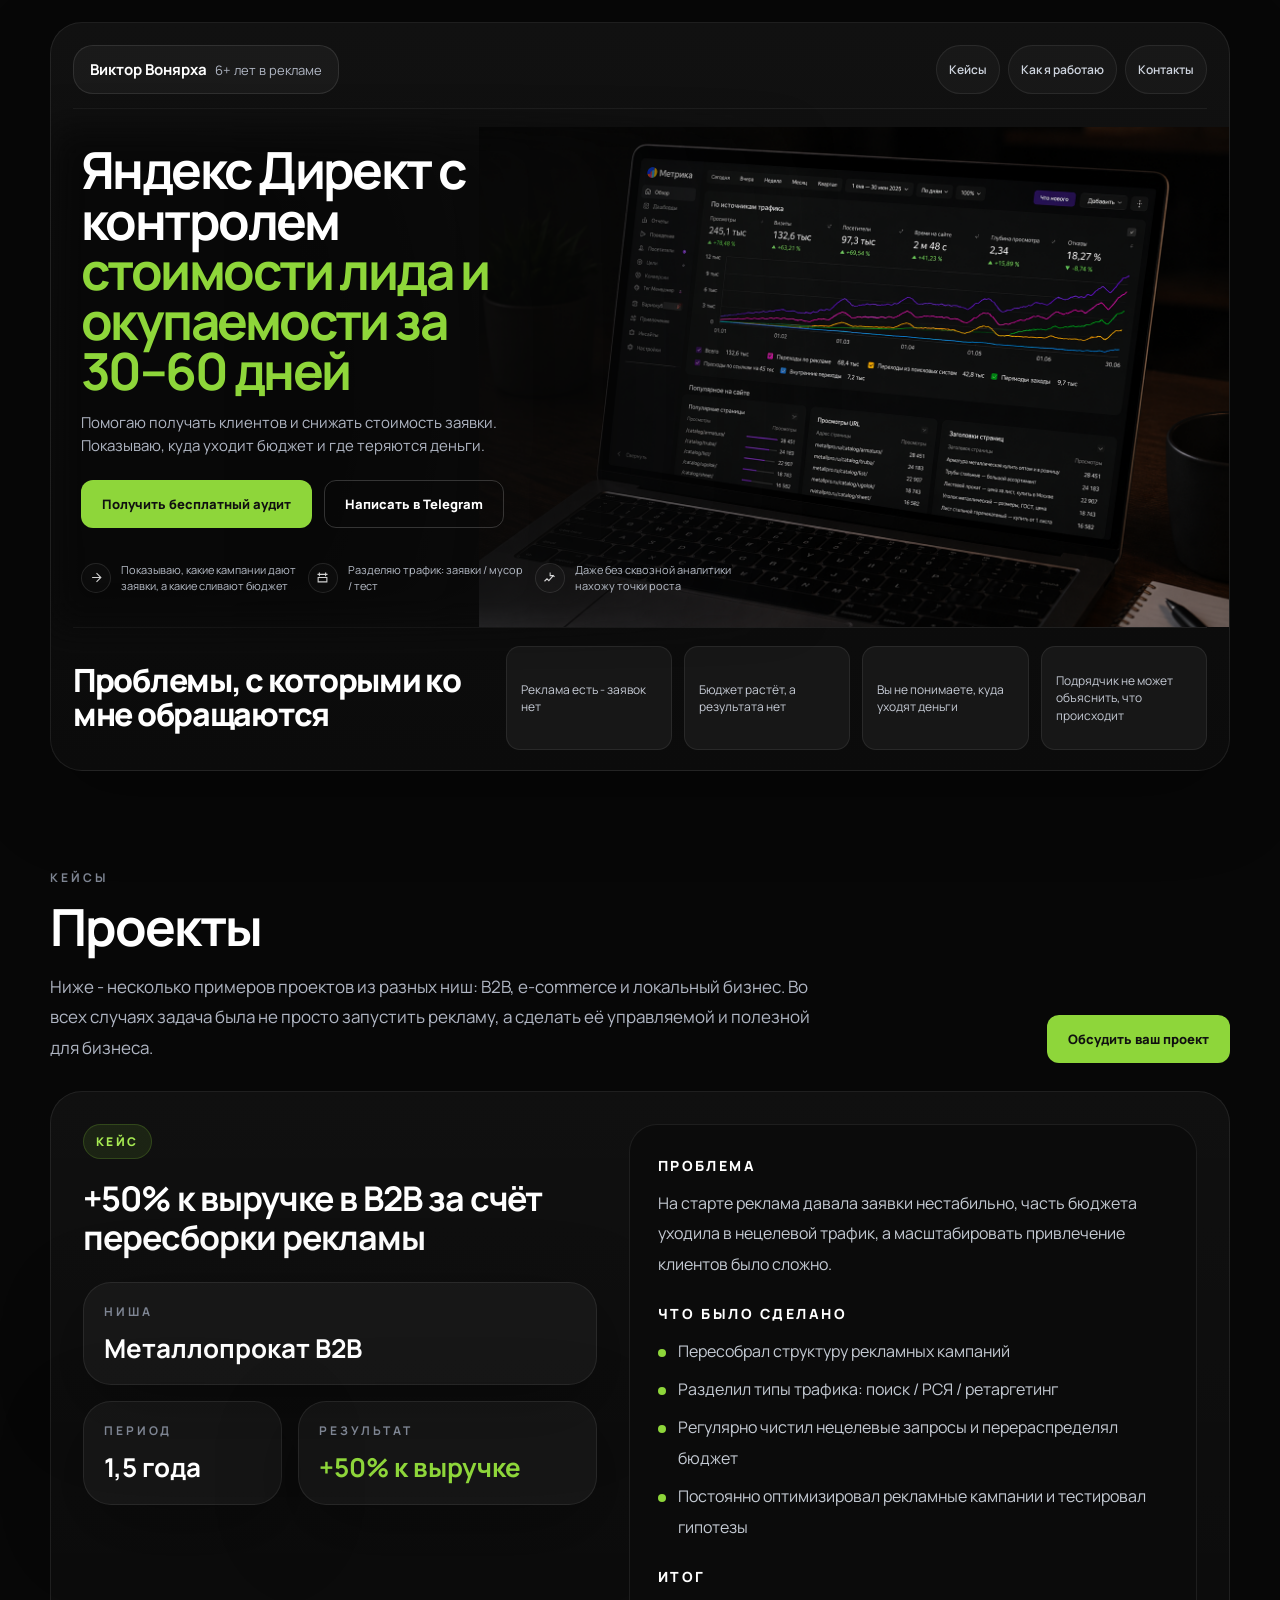
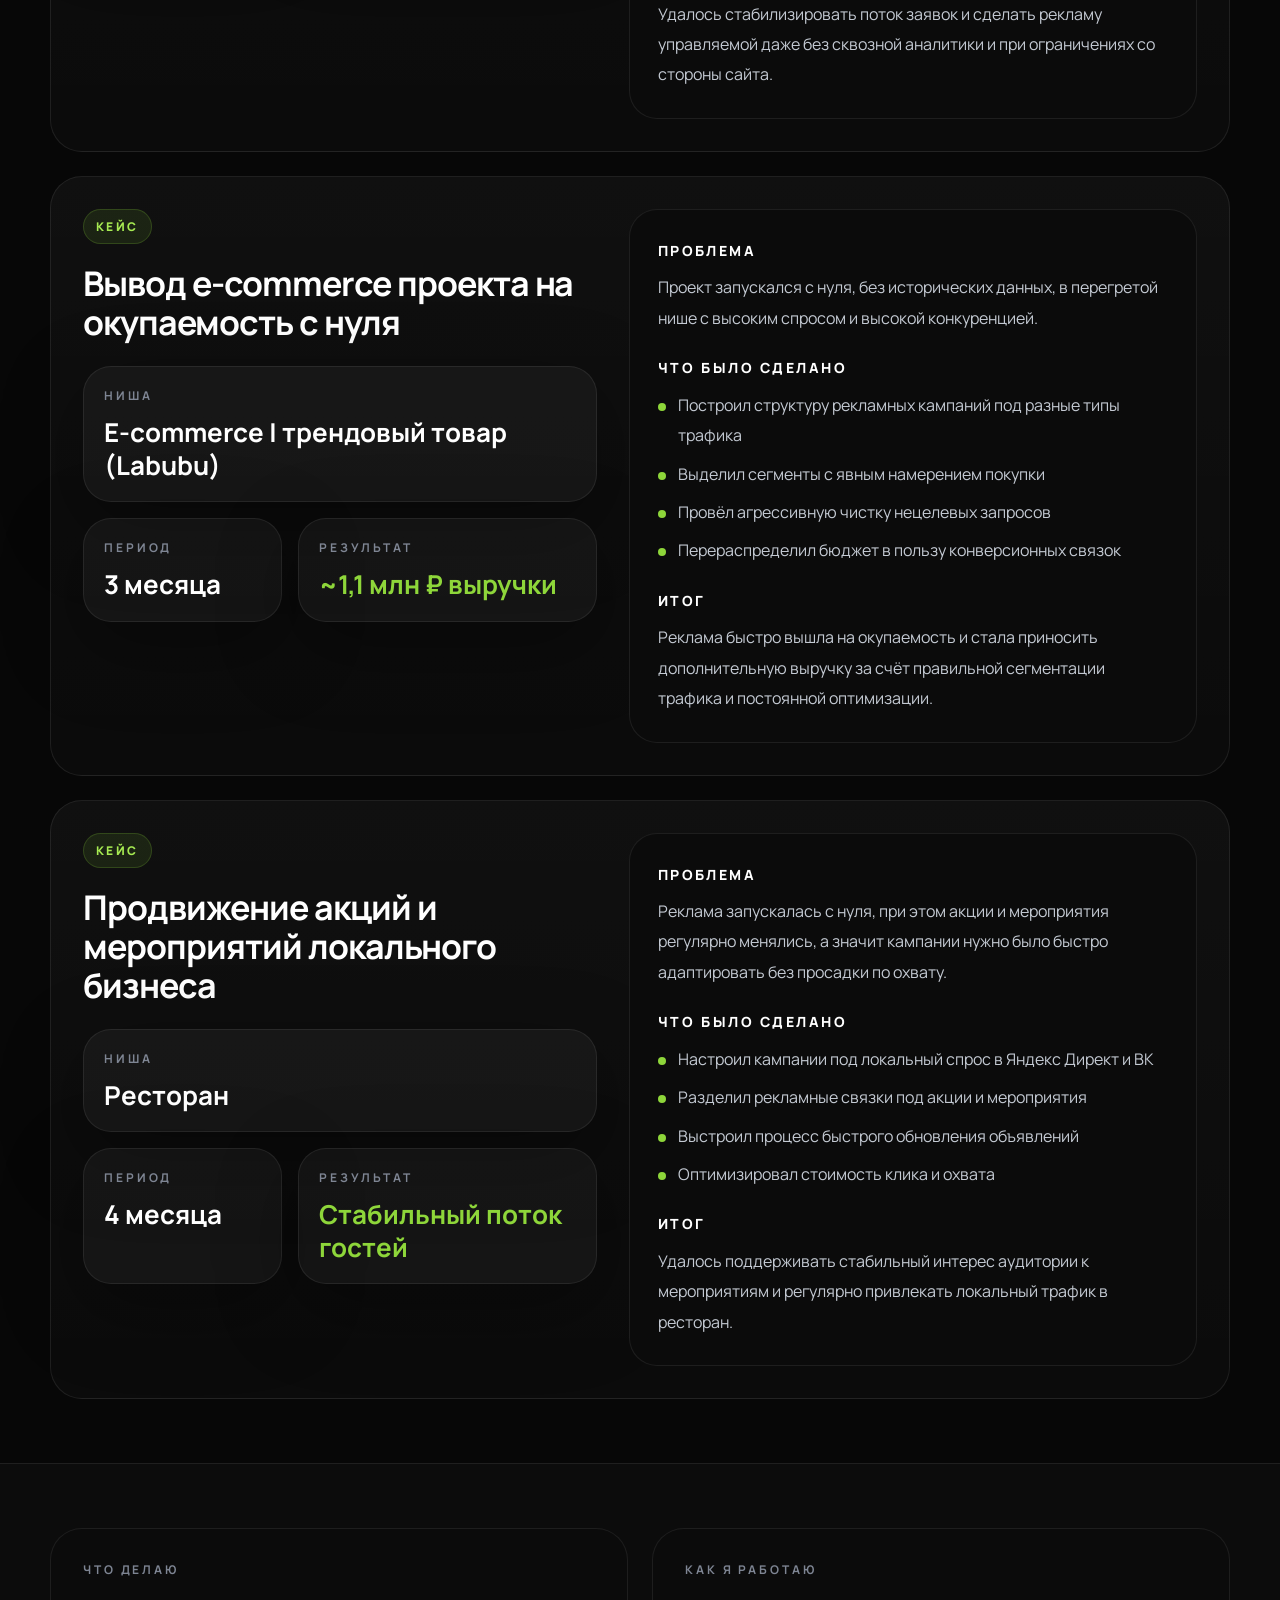
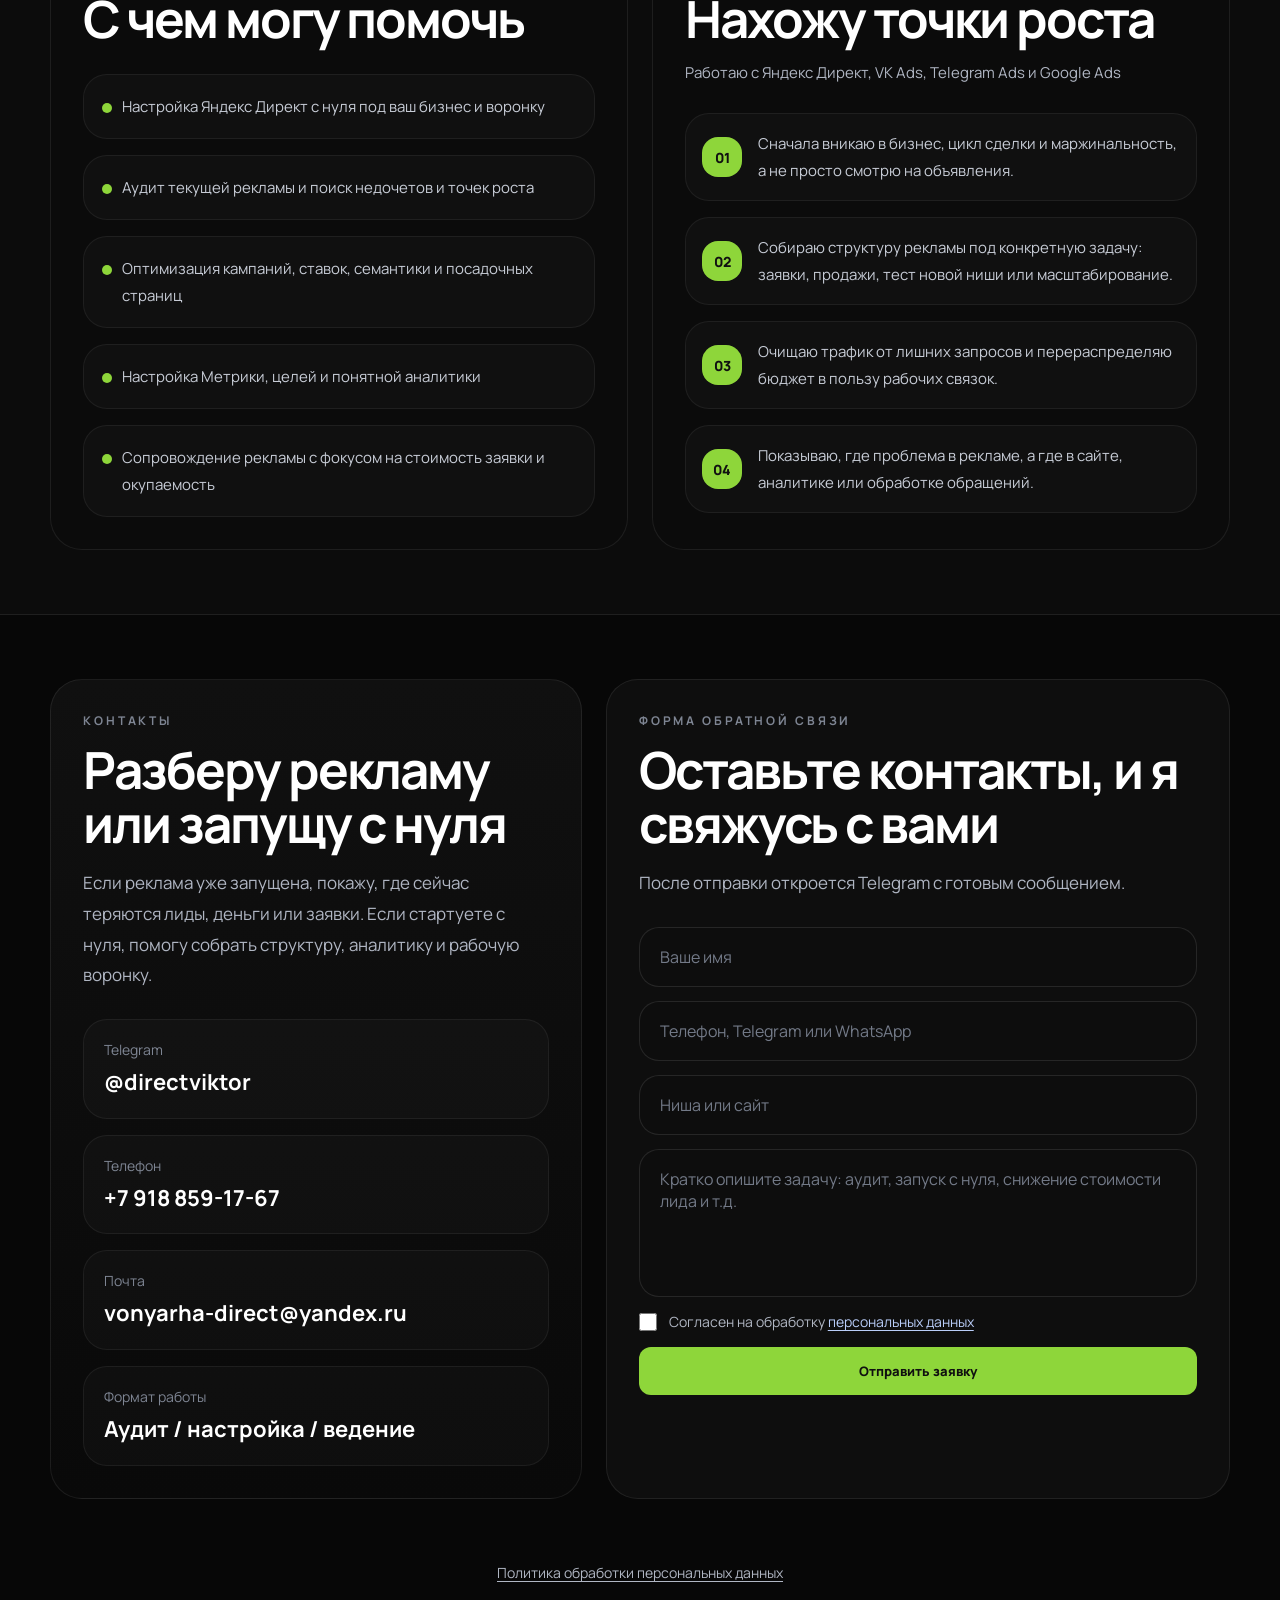
<file: index.html>
<!DOCTYPE html>
<html lang="ru">
  <head>
    <!-- Yandex.Metrika counter -->
    <script type="text/javascript">
        (function(m,e,t,r,i,k,a){
            m[i]=m[i]||function(){(m[i].a=m[i].a||[]).push(arguments)};
            m[i].l=1*new Date();
            for (var j = 0; j < document.scripts.length; j++) {if (document.scripts[j].src === r) { return; }}
            k=e.createElement(t),a=e.getElementsByTagName(t)[0],k.async=1,k.src=r,a.parentNode.insertBefore(k,a)
        })(window, document,'script','https://mc.yandex.ru/metrika/tag.js?id=108717447', 'ym');
    
        ym(108717447, 'init', {ssr:true, webvisor:true, clickmap:true, ecommerce:"dataLayer", referrer: document.referrer, url: location.href, accurateTrackBounce:true, trackLinks:true});
    </script>
    <noscript><div><img src="https://mc.yandex.ru/watch/108717447" style="position:absolute; left:-9999px;" alt="" /></div></noscript>
<!-- /Yandex.Metrika counter -->
    <meta charset="UTF-8" />
    <meta name="viewport" content="width=device-width, initial-scale=1.0" />
    <title>Виктор Вонярха | Директолог с опытом</title>
    <meta
      name="description"
      content="Виктор Вонярха — настройка Яндекс Директ. Помогаю получать заявки и снижать стоимость лида. Опыт 6+ лет. Бесплатный аудит."
    />
    <link rel="icon" type="image/png" href="/favicon.png">
      <link rel="icon" href="favicon.ico" type="image/x-icon">
      <link rel="icon" type="image/svg+xml" href="/favicon.svg">
      <link rel="shortcut icon" href="/favicon.png">
    <link rel="preconnect" href="https://fonts.googleapis.com" />
    <link rel="preconnect" href="https://fonts.gstatic.com" crossorigin />
    <link
      href="https://fonts.googleapis.com/css2?family=Manrope:wght@400;500;600;700;800&display=swap"
      rel="stylesheet"
    />
    <link rel="stylesheet" href="./styles.css" />
  </head>
  <body>
    <div class="page-shell">
      <header class="hero">
        <div class="hero__glow hero__glow--left"></div>
        <div class="hero__glow hero__glow--right"></div>

        <div class="container">
          <nav class="site-nav" aria-label="Основная навигация">
            <div class="hero__person">
              <strong>Виктор Вонярха</strong>
              <span>6+ лет в рекламе</span>
            </div>
            <div class="site-nav__links">
              <a href="#cases">Кейсы</a>
              <a href="#work-process">Как я работаю</a>
              <a href="#contact">Контакты</a>
            </div>
          </nav>

          <div class="hero__content">
            <div class="hero__copy">
              <h1>
                Яндекс Директ с контролем
                <br />
                <span> стоимости лида и окупаемости за <br/>30–60 дней</span>
              </h1>

              <p class="hero__lead">
                Помогаю получать клиентов и снижать стоимость заявки. Показываю, куда уходит
                бюджет и где теряются деньги.
              </p>

              <div class="hero__actions">
                <a class="button button--primary" href="#contact">Получить бесплатный аудит</a>
                <a class="button button--ghost" href="https://t.me/directviktor" target="_blank" rel="noreferrer">
                  Написать в Telegram
                </a>
              </div>

              <div class="hero__features">
                <article class="feature">
                  <div class="feature__icon">
                    <svg viewBox="0 0 24 24" aria-hidden="true">
                      <path d="M5 12h14M12 5l7 7-7 7" />
                    </svg>
                  </div>
                  <p>Показываю, какие кампании дают заявки, а какие сливают бюджет</p>
                </article>
                <article class="feature">
                  <div class="feature__icon">
                    <svg viewBox="0 0 24 24" aria-hidden="true">
                      <path d="M4 7h16M7 4v6m10-6v6M5 12h14v7H5z" />
                    </svg>
                  </div>
                  <p>Разделяю трафик: заявки / мусор / тест</p>
                </article>
                <article class="feature">
                  <div class="feature__icon">
                    <svg viewBox="0 0 24 24" aria-hidden="true">
                      <path d="M4 18l4-4 3 3 7-8 2 2" />
                      <path d="M18 9h-5V4" />
                    </svg>
                  </div>
                  <p>Даже без сквозной аналитики нахожу точки роста</p>
                </article>
              </div>
            </div>

            <div class="hero__visual" aria-hidden="true"></div>
          </div>

          <section class="pain-section">
            <div class="pain-section__title">Проблемы, с которыми ко мне обращаются</div>
            <div class="pain-grid">
              <article class="pain-card">Реклама есть - заявок нет</article>
              <article class="pain-card">Бюджет растёт, а результата нет</article>
              <article class="pain-card">Вы не понимаете, куда уходят деньги</article>
              <article class="pain-card">Подрядчик не может объяснить, что происходит</article>
            </div>
          </section>
        </div>
      </header>

      <main>
        <section class="section" id="cases">
          <div class="container">
            <div class="section__head">
              <div>
                <div class="eyebrow">Кейсы</div>
                <h2>Проекты</h2>
                <p>
                  Ниже - несколько примеров проектов из разных ниш: B2B, e-commerce и локальный
                  бизнес. Во всех случаях задача была не просто запустить рекламу, а сделать её
                  управляемой и полезной для бизнеса.
                </p>
              </div>
              <a class="button button--primary" href="#contact">Обсудить ваш проект</a>
            </div>

            <div class="cases">
              <article class="case-card">
                <div class="case-card__main">
                  <span class="case-card__tag">Кейс</span>
                  <h3>+50% к выручке в B2B за счёт пересборки рекламы</h3>
                  <div class="metrics">
                    <div class="metric">
                      <div class="metric__title">Ниша</div>
                      <div class="metric__value">Металлопрокат B2B</div>
                    </div>
                    <div class="metric metric--half">
                      <div class="metric__title">Период</div>
                      <div class="metric__value">1,5 года</div>
                    </div>
                    <div class="metric metric--half">
                      <div class="metric__title">Результат</div>
                      <div class="metric__value metric__value--accent">+50% к выручке</div>
                    </div>
                  </div>
                </div>
                <div class="case-card__text">
                  <div class="case-detail">
                    <div class="case-detail__title">Проблема</div>
                    <p>
                      На старте реклама давала заявки нестабильно, часть бюджета уходила в
                      нецелевой трафик, а масштабировать привлечение клиентов было сложно.
                    </p>
                  </div>
                  <div class="case-detail">
                    <div class="case-detail__title">Что было сделано</div>
                    <ul class="case-detail__list">
                      <li>Пересобрал структуру рекламных кампаний</li>
                      <li>Разделил типы трафика: поиск / РСЯ / ретаргетинг</li>
                      <li>Регулярно чистил нецелевые запросы и перераспределял бюджет</li>
                      <li>Постоянно оптимизировал рекламные кампании и тестировал гипотезы</li>
                    </ul>
                  </div>
                  <div class="case-detail">
                    <div class="case-detail__title">Итог</div>
                    <p>
                      Удалось стабилизировать поток заявок и сделать рекламу управляемой даже без
                      сквозной аналитики и при ограничениях со стороны сайта.
                    </p>
                  </div>
                </div>
              </article>

              <article class="case-card">
                <div class="case-card__main">
                  <span class="case-card__tag">Кейс</span>
                  <h3>Вывод e-commerce проекта на окупаемость с нуля</h3>
                  <div class="metrics">
                    <div class="metric">
                      <div class="metric__title">Ниша</div>
                      <div class="metric__value">E-commerce | трендовый товар (Labubu)</div>
                    </div>
                    <div class="metric metric--half">
                      <div class="metric__title">Период</div>
                      <div class="metric__value">3 месяца</div>
                    </div>
                    <div class="metric metric--half">
                      <div class="metric__title">Результат</div>
                      <div class="metric__value metric__value--accent">~1,1 млн ₽ выручки</div>
                    </div>
                  </div>
                </div>
                <div class="case-card__text">
                  <div class="case-detail">
                    <div class="case-detail__title">Проблема</div>
                    <p>
                      Проект запускался с нуля, без исторических данных, в перегретой нише с
                      высоким спросом и высокой конкуренцией.
                    </p>
                  </div>
                  <div class="case-detail">
                    <div class="case-detail__title">Что было сделано</div>
                    <ul class="case-detail__list">
                      <li>Построил структуру рекламных кампаний под разные типы трафика</li>
                      <li>Выделил сегменты с явным намерением покупки</li>
                      <li>Провёл агрессивную чистку нецелевых запросов</li>
                      <li>Перераспределил бюджет в пользу конверсионных связок</li>
                    </ul>
                  </div>
                  <div class="case-detail">
                    <div class="case-detail__title">Итог</div>
                    <p>
                      Реклама быстро вышла на окупаемость и стала приносить дополнительную выручку
                      за счёт правильной сегментации трафика и постоянной оптимизации.
                    </p>
                  </div>
                </div>
              </article>

              <article class="case-card">
                <div class="case-card__main">
                  <span class="case-card__tag">Кейс</span>
                  <h3>Продвижение акций и мероприятий локального бизнеса</h3>
                  <div class="metrics">
                    <div class="metric">
                      <div class="metric__title">Ниша</div>
                      <div class="metric__value">Ресторан</div>
                    </div>
                    <div class="metric metric--half">
                      <div class="metric__title">Период</div>
                      <div class="metric__value">4 месяца</div>
                    </div>
                    <div class="metric metric--half">
                      <div class="metric__title">Результат</div>
                      <div class="metric__value metric__value--accent">Стабильный поток гостей</div>
                    </div>
                  </div>
                </div>
                <div class="case-card__text">
                  <div class="case-detail">
                    <div class="case-detail__title">Проблема</div>
                    <p>
                      Реклама запускалась с нуля, при этом акции и мероприятия регулярно менялись,
                      а значит кампании нужно было быстро адаптировать без просадки по охвату.
                    </p>
                  </div>
                  <div class="case-detail">
                    <div class="case-detail__title">Что было сделано</div>
                    <ul class="case-detail__list">
                      <li>Настроил кампании под локальный спрос в Яндекс Директ и ВК</li>
                      <li>Разделил рекламные связки под акции и мероприятия</li>
                      <li>Выстроил процесс быстрого обновления объявлений</li>
                      <li>Оптимизировал стоимость клика и охвата</li>
                    </ul>
                  </div>
                  <div class="case-detail">
                    <div class="case-detail__title">Итог</div>
                    <p>
                      Удалось поддерживать стабильный интерес аудитории к мероприятиям и регулярно
                      привлекать локальный трафик в ресторан.
                    </p>
                  </div>
                </div>
              </article>
            </div>
          </div>
        </section>

        <section class="section section--dark" id="work-process">
          <div class="container split-grid">
            <article class="info-card">
              <div class="eyebrow">Что делаю</div>
              <h2>С чем могу помочь</h2>
              <div class="list">
                <div class="list-item">Настройка Яндекс Директ с нуля под ваш бизнес и воронку</div>
                <div class="list-item">Аудит текущей рекламы и поиск недочетов и точек роста </div>
                <div class="list-item">Оптимизация кампаний, ставок, семантики и посадочных страниц</div>
                <div class="list-item">Настройка Метрики, целей и понятной аналитики</div>
                <div class="list-item">Сопровождение рекламы с фокусом на стоимость заявки и окупаемость</div>
              </div>
            </article>

            <article class="info-card">
              <div class="eyebrow">Как я работаю</div>
              <h2>Нахожу точки роста</h2>
              <p class="info-card__lead">Работаю с Яндекс Директ, VK Ads, Telegram Ads и Google Ads</p>
              <div class="steps">
                <div class="step"><span>01</span><p>Сначала вникаю в бизнес, цикл сделки и маржинальность, а не просто смотрю на объявления.</p></div>
                <div class="step"><span>02</span><p>Собираю структуру рекламы под конкретную задачу: заявки, продажи, тест новой ниши или масштабирование.</p></div>
                <div class="step"><span>03</span><p>Очищаю трафик от лишних запросов и перераспределяю бюджет в пользу рабочих связок.</p></div>
                <div class="step"><span>04</span><p>Показываю, где проблема в рекламе, а где в сайте, аналитике или обработке обращений.</p></div>
              </div>
            </article>
          </div>
        </section>

        <section class="section" id="contact">
          <div class="container contact-grid">
            <article class="contact-card contact-card--primary">
              <div class="eyebrow">Контакты</div>
              <h2>Разберу рекламу или запущу с нуля</h2>
              <p>
                Если реклама уже запущена, покажу, где сейчас теряются лиды, деньги или заявки.
                Если стартуете с нуля, помогу собрать структуру, аналитику и рабочую воронку.
              </p>

              <div class="contact-links">
                <a href="https://t.me/directviktor" target="_blank" rel="noreferrer">
                  <span>Telegram</span>
                  <strong>@directviktor</strong>
                </a>
                <a href="tel:+79188591767">
                  <span>Телефон</span>
                  <strong>+7 918 859-17-67</strong>
                </a>
                <a href="mailto:vonyarha-direct@yandex.ru">
                  <span>Почта</span>
                  <strong>vonyarha-direct@yandex.ru</strong>
                </a>
                <a href="#contact">
                  <span>Формат работы</span>
                  <strong>Аудит / настройка / ведение</strong>
                </a>
              </div>
            </article>

            <article class="contact-card">
              <div class="eyebrow">Форма обратной связи</div>
              <h2>Оставьте контакты, и я свяжусь с вами</h2>
              <p>
                После отправки откроется Telegram с готовым сообщением.
              </p>

              <form class="contact-form" id="lead-form">
                <input type="text" name="name" placeholder="Ваше имя" />
                <input type="text" name="contact" placeholder="Телефон, Telegram или WhatsApp" />
                <input type="text" name="niche" placeholder="Ниша или сайт" />
                <textarea
                  name="task"
                  rows="5"
                  placeholder="Кратко опишите задачу: аудит, запуск с нуля, снижение стоимости лида и т.д."
                ></textarea>
                <label class="consent">
                  <input type="checkbox" name="consent" required />
                  <span>
                    Согласен на обработку
                    <a href="/privacy-policy/">персональных данных</a>
                  </span>
                </label>
                <button class="button button--primary button--full" type="submit">Отправить заявку</button>
                <p class="form-status" id="form-status" aria-live="polite"></p>
              </form>
            </article>
          </div>
        </section>
      </main>

      <button class="mobile-phone-cta" type="button" aria-label="Открыть форму заявки">
        <span class="mobile-phone-cta__icon">
          <svg viewBox="0 0 24 24" aria-hidden="true">
            <path d="M6.6 10.8a15.5 15.5 0 0 0 6.6 6.6l2.2-2.2c.3-.3.7-.4 1.1-.3 1.2.4 2.5.6 3.8.6.6 0 1 .4 1 1V20c0 .6-.4 1-1 1C10.6 21 3 13.4 3 4c0-.6.4-1 1-1h3.5c.6 0 1 .4 1 1 0 1.3.2 2.6.6 3.8.1.4 0 .8-.3 1.1l-2.2 2.2Z" />
          </svg>
        </span>
      </button>

      <div class="lead-modal" id="lead-modal" aria-hidden="true">
        <div class="lead-modal__backdrop" data-close-modal="true"></div>
        <div class="lead-modal__dialog" role="dialog" aria-modal="true" aria-labelledby="lead-modal-title">
          <button class="lead-modal__close" type="button" aria-label="Закрыть" data-close-modal="true">×</button>
          <div class="lead-modal__content">
            <div class="eyebrow">Форма заявки</div>
            <h2 id="lead-modal-title">Оставьте контакты, и я свяжусь с вами</h2>
            <p>После отправки откроется Telegram с готовым сообщением.</p>

            <form class="contact-form contact-form--modal" id="lead-form-modal">
              <input type="text" name="name" placeholder="Ваше имя" />
              <input type="text" name="contact" placeholder="Телефон, Telegram или WhatsApp" />
              <input type="text" name="niche" placeholder="Ниша или сайт" />
              <textarea
                name="task"
                rows="5"
                placeholder="Кратко опишите задачу: аудит, запуск с нуля, снижение стоимости лида и т.д."
              ></textarea>
              <label class="consent">
                <input type="checkbox" name="consent" required />
                <span>
                  Согласен на обработку
                  <a href="/privacy-policy/">персональных данных</a>
                </span>
              </label>
              <button class="button button--primary button--full" type="submit">Отправить заявку</button>
              <p class="form-status" id="form-status-modal" aria-live="polite"></p>
            </form>
          </div>
        </div>
      </div>

      <footer class="site-footer">
        <div class="container">
          <a class="site-footer__link" href="/privacy-policy/">Политика обработки персональных данных</a>
        </div>
      </footer>
    </div>

    <script src="./script.js"></script>
  </body>
</html>
</file>
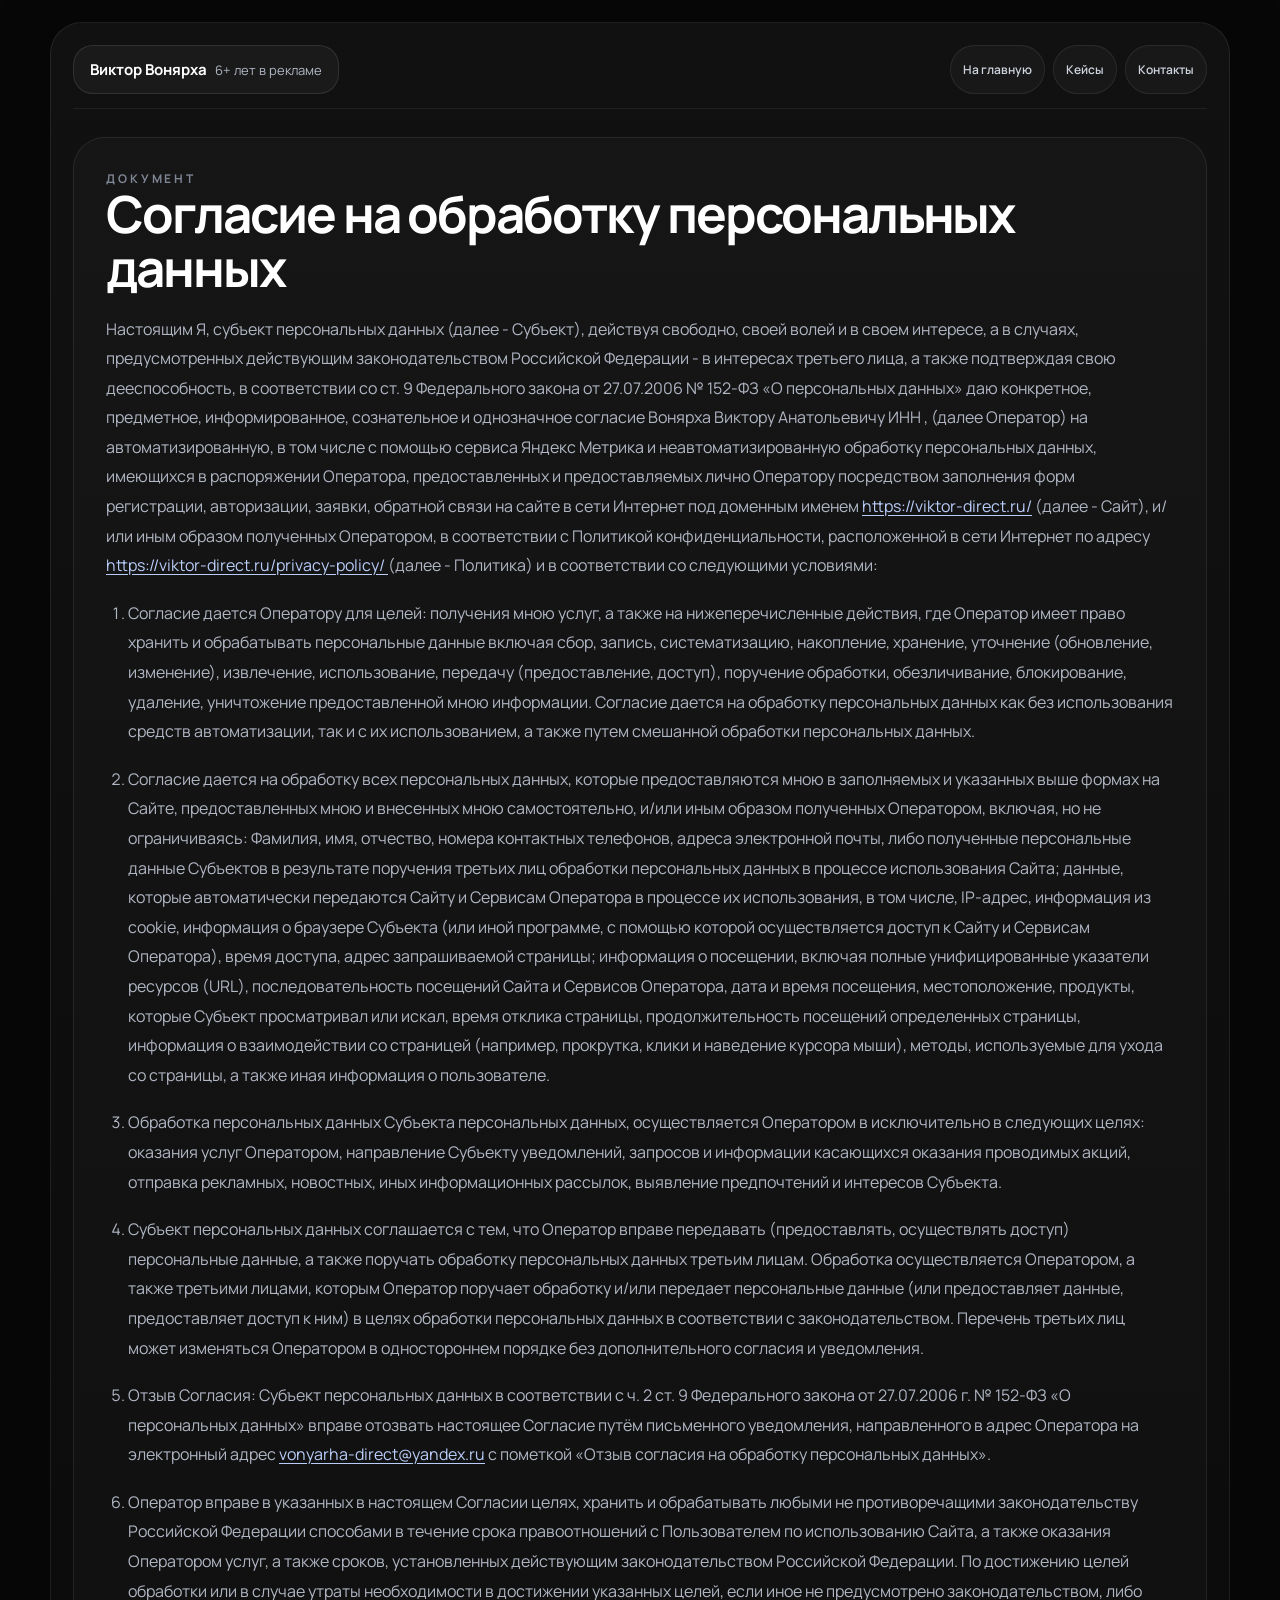
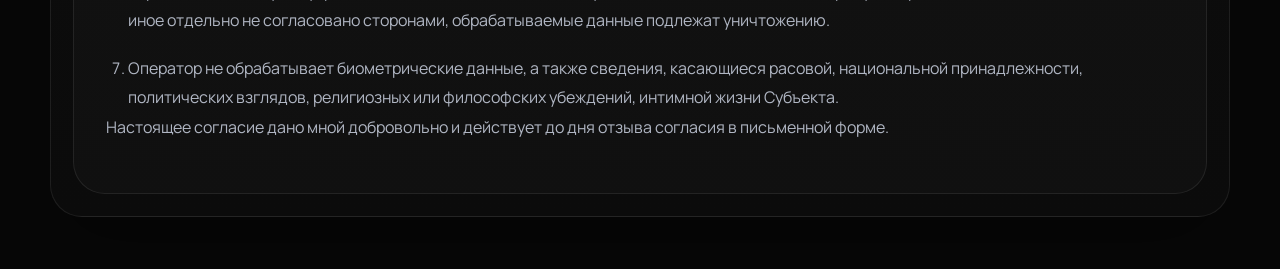
<file: privacy-policy/index.html>
<!DOCTYPE html>
<html lang="ru">
  <head>
    <meta charset="UTF-8" />
    <meta name="viewport" content="width=device-width, initial-scale=1.0" />
    <title>Политика обработки персональных данных | Виктор Вонярха</title>
    <meta
      name="description"
      content="Согласие на обработку персональных данных и политика конфиденциальности сайта Виктора Вонярхи."
    />
    <link rel="icon" type="image/png" href="../favicon.png">
      <link rel="icon" href="/favicon.ico" type="image/x-icon">
      <link rel="icon" type="image/svg+xml" href="../favicon.svg">
    <link rel="preconnect" href="https://fonts.googleapis.com" />
    <link rel="preconnect" href="https://fonts.gstatic.com" crossorigin />
    <link
      href="https://fonts.googleapis.com/css2?family=Manrope:wght@400;500;600;700;800&display=swap"
      rel="stylesheet"
    />
    <link rel="stylesheet" href="../styles.css" />
  </head>
  <body>
    <div class="page-shell">
      <header class="privacy-page">
        <div class="container">
          <nav class="site-nav" aria-label="Основная навигация">
            <div class="hero__person">
              <strong>Виктор Вонярха</strong>
              <span>6+ лет в рекламе</span>
            </div>
            <div class="site-nav__links">
              <a href="/">На главную</a>
              <a href="/#cases">Кейсы</a>
              <a href="/#contact">Контакты</a>
            </div>
          </nav>

          <div class="privacy-layout">
            <article class="privacy-card">
              <div class="eyebrow">Документ</div>
              <h1>Согласие на обработку персональных данных</h1>

              <div class="privacy-text">
                <p>
                  Настоящим Я, субъект персональных данных (далее - Субъект), действуя свободно, своей волей и в
                  своем интересе, а в случаях, предусмотренных действующим законодательством Российской Федерации - в
                  интересах третьего лица, а также подтверждая свою дееспособность, в соответствии со ст. 9
                  Федерального закона от 27.07.2006 № 152-ФЗ «О персональных данных» даю конкретное, предметное,
                  информированное, сознательное и однозначное согласие Вонярха Виктору Анатольевичу ИНН , (далее
                  Оператор) на автоматизированную, в том числе с помощью сервиса Яндекс Метрика и
                  неавтоматизированную обработку персональных данных, имеющихся в распоряжении Оператора,
                  предоставленных и предоставляемых лично Оператору посредством заполнения форм регистрации,
                  авторизации, заявки, обратной связи на сайте в сети Интернет под доменным именем
                  <a href="https://viktor-direct.ru/" target="_blank" rel="noreferrer">https://viktor-direct.ru/</a> (далее -
                  Сайт), и/или иным образом полученных Оператором, в соответствии с Политикой конфиденциальности,
                  расположенной в сети Интернет по адресу
                  <a href="https://viktor-direct.ru/privacy-policy/" target="_blank" rel="noreferrer">
                    https://viktor-direct.ru/privacy-policy/
                  </a>
                  (далее - Политика) и в соответствии со следующими условиями:
                </p>

                <ol>
                  <li>
                    Согласие дается Оператору для целей: получения мною услуг, а также на нижеперечисленные действия,
                    где Оператор имеет право хранить и обрабатывать персональные данные включая сбор, запись,
                    систематизацию, накопление, хранение, уточнение (обновление, изменение), извлечение,
                    использование, передачу (предоставление, доступ), поручение обработки, обезличивание,
                    блокирование, удаление, уничтожение предоставленной мною информации. Согласие дается на обработку
                    персональных данных как без использования средств автоматизации, так и с их использованием, а
                    также путем смешанной обработки персональных данных.
                  </li>
                  <li>
                    Согласие дается на обработку всех персональных данных, которые предоставляются мною в заполняемых
                    и указанных выше формах на Сайте, предоставленных мною и внесенных мною самостоятельно, и/или
                    иным образом полученных Оператором, включая, но не ограничиваясь: Фамилия, имя, отчество, номера
                    контактных телефонов, адреса электронной почты, либо полученные персональные данные Субъектов в
                    результате поручения третьих лиц обработки персональных данных в процессе использования Сайта;
                    данные, которые автоматически передаются Сайту и Сервисам Оператора в процессе их использования, в
                    том числе, IP-адрес, информация из cookie, информация о браузере Субъекта (или иной программе, с
                    помощью которой осуществляется доступ к Сайту и Сервисам Оператора), время доступа, адрес
                    запрашиваемой страницы; информация о посещении, включая полные унифицированные указатели ресурсов
                    (URL), последовательность посещений Сайта и Сервисов Оператора, дата и время посещения,
                    местоположение, продукты, которые Субъект просматривал или искал, время отклика страницы,
                    продолжительность посещений определенных страницы, информация о взаимодействии со страницей
                    (например, прокрутка, клики и наведение курсора мыши), методы, используемые для ухода со страницы,
                    а также иная информация о пользователе.
                  </li>
                  <li>
                    Обработка персональных данных Субъекта персональных данных, осуществляется Оператором в
                    исключительно в следующих целях: оказания услуг Оператором, направление Субъекту уведомлений,
                    запросов и информации касающихся оказания проводимых акций, отправка рекламных, новостных, иных
                    информационных рассылок, выявление предпочтений и интересов Субъекта.
                  </li>
                  <li>
                    Субъект персональных данных соглашается с тем, что Оператор вправе передавать (предоставлять,
                    осуществлять доступ) персональные данные, а также поручать обработку персональных данных третьим
                    лицам. Обработка осуществляется Оператором, а также третьими лицами, которым Оператор поручает
                    обработку и/или передает персональные данные (или предоставляет данные, предоставляет доступ к ним)
                    в целях обработки персональных данных в соответствии с законодательством. Перечень третьих лиц
                    может изменяться Оператором в одностороннем порядке без дополнительного согласия и уведомления.
                  </li>
                  <li>
                    Отзыв Согласия: Субъект персональных данных в соответствии с ч. 2 ст. 9 Федерального закона от
                    27.07.2006 г. № 152-ФЗ «О персональных данных» вправе отозвать настоящее Согласие путём
                    письменного уведомления, направленного в адрес Оператора на электронный адрес
                    <a href="mailto:vonyarha-direct@yandex.ru">vonyarha-direct@yandex.ru</a> с пометкой «Отзыв
                    согласия на обработку персональных данных».
                  </li>
                  <li>
                    Оператор вправе в указанных в настоящем Согласии целях, хранить и обрабатывать любыми не
                    противоречащими законодательству Российской Федерации способами в течение срока правоотношений с
                    Пользователем по использованию Сайта, а также оказания Оператором услуг, а также сроков,
                    установленных действующим законодательством Российской Федерации. По достижению целей обработки или
                    в случае утраты необходимости в достижении указанных целей, если иное не предусмотрено
                    законодательством, либо иное отдельно не согласовано сторонами, обрабатываемые данные подлежат
                    уничтожению.
                  </li>
                  <li>
                    Оператор не обрабатывает биометрические данные, а также сведения, касающиеся расовой,
                    национальной принадлежности, политических взглядов, религиозных или философских убеждений,
                    интимной жизни Субъекта.
                  </li>
                </ol>

                <p>Настоящее согласие дано мной добровольно и действует до дня отзыва согласия в письменной форме.</p>
              </div>
            </article>
          </div>
        </div>
      </header>
    </div>
  </body>
</html>
</file>
<file: styles.css>
:root {
  --bg: #070707;
  --panel: #111111;
  --panel-soft: #151515;
  --card: #171717;
  --line: rgba(255, 255, 255, 0.08);
  --text: #ffffff;
  --muted: #b0b6c3;
  --muted-soft: #7e8593;
  --accent: #8ed63a;
  --radius: 32px;
}

*,
*::before,
*::after {
  box-sizing: border-box;
}

html {
  scroll-behavior: smooth;
  scrollbar-color: rgba(0, 0, 0, 0.85) rgba(255, 255, 255, 0.05);
  scrollbar-width: thin;
}

body {
  margin: 0;
  background: var(--bg);
  color: var(--text);
  font-family: "Manrope", sans-serif;
  cursor: default;
}

body,
.lead-modal__dialog,
.lead-modal__content {
  scrollbar-color: rgba(0, 0, 0, 0.85) rgba(255, 255, 255, 0.05);
  scrollbar-width: thin;
}

html::-webkit-scrollbar,
body::-webkit-scrollbar,
.lead-modal__dialog::-webkit-scrollbar,
.lead-modal__content::-webkit-scrollbar {
  width: 8px;
  height: 8px;
}

html::-webkit-scrollbar-track,
body::-webkit-scrollbar-track,
.lead-modal__dialog::-webkit-scrollbar-track,
.lead-modal__content::-webkit-scrollbar-track {
  background: rgba(255, 255, 255, 0.05);
  border-radius: 999px;
}

html::-webkit-scrollbar-thumb,
body::-webkit-scrollbar-thumb,
.lead-modal__dialog::-webkit-scrollbar-thumb,
.lead-modal__content::-webkit-scrollbar-thumb {
  background: rgba(0, 0, 0, 0.85);
  border-radius: 999px;
}

html::-webkit-scrollbar-thumb:hover,
body::-webkit-scrollbar-thumb:hover,
.lead-modal__dialog::-webkit-scrollbar-thumb:hover,
.lead-modal__content::-webkit-scrollbar-thumb:hover {
  background: rgba(0, 0, 0, 0.95);
}

html::-webkit-scrollbar-button,
body::-webkit-scrollbar-button,
.lead-modal__dialog::-webkit-scrollbar-button,
.lead-modal__content::-webkit-scrollbar-button {
  display: none;
  width: 0;
  height: 0;
}

a {
  color: inherit;
  text-decoration: none;
}

button,
input,
textarea {
  font: inherit;
}

.page-shell {
  overflow: hidden;
}

.mobile-phone-cta {
  position: fixed;
  right: 16px;
  bottom: 16px;
  z-index: 40;
  display: inline-flex;
  align-items: center;
  justify-content: center;
  width: 54px;
  height: 54px;
  border: 1px solid rgba(142, 214, 58, 0.32);
  border-radius: 50%;
  background: rgba(142, 214, 58, 0.96);
  color: #101010;
  box-shadow: 0 14px 32px rgba(0, 0, 0, 0.35);
  opacity: 0;
  transform: translateY(12px);
  pointer-events: none;
  transition: opacity 0.2s ease, transform 0.2s ease;
}

.mobile-phone-cta.is-visible {
  opacity: 1;
  transform: translateY(0);
  pointer-events: auto;
}

.mobile-phone-cta__icon {
  display: grid;
  place-items: center;
  width: 100%;
  height: 100%;
}

.mobile-phone-cta__icon svg {
  width: 20px;
  height: 20px;
  fill: currentColor;
}

.container {
  width: min(1180px, calc(100% - 32px));
  margin: 0 auto;
}

.hero {
  padding: 22px 0 34px;
  background: #070707;
}

.hero .container {
  overflow: hidden;
  padding: 22px 22px 0;
  border: 1px solid var(--line);
  border-radius: 32px;
  background: linear-gradient(180deg, #111111 0%, #0b0b0b 100%);
  box-shadow: 0 28px 80px rgba(0, 0, 0, 0.28);
}

.site-nav {
  display: grid;
  grid-template-columns: minmax(240px, 0.8fr) minmax(360px, 1.2fr);
  align-items: stretch;
  gap: 8px;
  padding-bottom: 14px;
  border-bottom: 1px solid rgba(255, 255, 255, 0.06);
}

.site-nav__links {
  display: flex;
  align-items: stretch;
  justify-content: flex-end;
  gap: 8px;
  flex-wrap: nowrap;
}

.site-nav__links a {
  display: inline-flex;
  align-items: center;
  justify-content: center;
  min-height: 100%;
  padding: 10px 12px;
  border: 1px solid rgba(255, 255, 255, 0.08);
  border-radius: 999px;
  background: rgba(255, 255, 255, 0.03);
  color: #cfd5df;
  font-size: 12px;
  font-weight: 600;
  transition: 0.2s ease;
  white-space: nowrap;
}

.site-nav__links a:hover {
  background: rgba(255, 255, 255, 0.06);
  color: var(--text);
}

.hero__topline {
  display: flex;
  justify-content: space-between;
  align-items: center;
  gap: 16px;
  flex-wrap: wrap;
}

.site-nav__links a {
  min-height: 100%;
}

.hero__badge,
.hero__person {
  display: flex;
  align-items: center;
  border: 1px solid rgba(255, 255, 255, 0.1);
  background: rgba(255, 255, 255, 0.04);
}

.hero__badge {
  width: 100%;
  padding: 11px 15px;
  border-radius: 999px;
  color: #d9deea;
  font-size: 13px;
  white-space: nowrap;
}

.hero__person {
  display: flex;
  align-items: center;
  gap: 8px;
  width: fit-content;
  align-self: center;
  padding: 13px 16px;
  border-radius: 20px;
  color: var(--muted);
  font-size: 13px;
  white-space: nowrap;
}

.hero__person strong {
  color: var(--text);
  font-size: 15px;
}

.hero__content {
  display: grid;
  grid-template-columns: minmax(420px, 1.05fr) minmax(360px, 0.95fr);
  gap: 0;
  align-items: stretch;
  min-height: 500px;
  margin-top: 18px;
  margin-right: -22px;
  background-image: url("./note_metrica_dark.png");
  background-repeat: no-repeat;
  background-position: right center;
  background-size: auto 100%;
}

.hero__copy {
  position: relative;
  z-index: 1;
  display: flex;
  flex-direction: column;
  justify-content: center;
  padding: 8px 8px 16px;
  margin-right: -80px;
}

.hero__copy::before {
  content: "";
  position: absolute;
  top: 0;
  bottom: 0;
  left: -24px;
  right: -48px;
  background:
    radial-gradient(circle at 14% 50%, rgba(8, 8, 8, 0.88) 0%, rgba(8, 8, 8, 0.72) 34%, rgba(8, 8, 8, 0.38) 64%, rgba(8, 8, 8, 0) 100%),
    linear-gradient(90deg, rgba(8, 8, 8, 0.92) 0%, rgba(8, 8, 8, 0.74) 40%, rgba(8, 8, 8, 0.32) 72%, rgba(8, 8, 8, 0) 100%);
  filter: blur(18px);
  z-index: -1;
}

.hero__copy h1 {
  max-width: 560px;
  margin: 0;
  font-size: clamp(2.3rem, 4vw, 3.6rem);
  line-height: 0.98;
  letter-spacing: -0.05em;
}

.hero__copy h1 span {
  color: var(--accent);
}

.hero__lead {
  max-width: 420px;
  margin: 16px 0 0;
  color: var(--muted);
  font-size: 15px;
  line-height: 1.55;
}

.hero__actions {
  display: flex;
  gap: 12px;
  flex-wrap: wrap;
  margin-top: 22px;
}

.button {
  display: inline-flex;
  align-items: center;
  justify-content: center;
  padding: 14px 20px;
  border-radius: 12px;
  border: 1px solid transparent;
  transition: 0.2s ease;
  cursor: pointer;
  font-size: 13px;
  font-weight: 800;
}

a[href],
button,
input,
textarea {
  cursor: pointer;
}

.button:hover {
  transform: translateY(-1px);
}

.button--primary {
  background: var(--accent);
  color: #101010;
}

.button--ghost {
  border-color: rgba(255, 255, 255, 0.18);
  background: transparent;
  color: var(--text);
}

.button--ghost:hover {
  background: rgba(255, 255, 255, 0.05);
}

.button--full {
  width: 100%;
}

.hero__features {
  display: grid;
  grid-template-columns: repeat(3, minmax(0, 1fr));
  gap: 10px;
  margin-top: 26px;
}

.feature {
  display: flex;
  gap: 10px;
  padding: 8px 0;
  align-items: center;
  justify-content: flex-start;
  text-align: left;
}

.feature__icon {
  display: grid;
  place-items: center;
  width: 30px;
  height: 30px;
  flex-shrink: 0;
  border: 1px solid rgba(255, 255, 255, 0.1);
  border-radius: 999px;
  color: rgba(255, 255, 255, 0.82);
  background: rgba(255, 255, 255, 0.02);
}

.feature__icon svg {
  width: 15px;
  height: 15px;
  fill: none;
  stroke: currentColor;
  stroke-width: 1.7;
}

.feature p {
  margin: 0;
  color: #b7bdc8;
  font-size: 11px;
  line-height: 1.45;
  display: flex;
  align-items: center;
  min-height: 30px;
  text-align: left;
}

.hero__visual {
  min-height: 100%;
}

.pain-section {
  display: grid;
  grid-template-columns: 0.6fr 1fr;
  gap: 12px;
  padding: 18px 0 20px;
  margin-top: 0;
  border-top: 1px solid var(--line);
}

.pain-section__title {
  padding: 18px 8px 18px 0;
  font-size: 32px;
  font-weight: 800;
  line-height: 1.06;
  letter-spacing: -0.04em;
}

.pain-grid {
  display: grid;
  grid-template-columns: repeat(4, minmax(0, 1fr));
  gap: 12px;
}

.pain-card {
  display: flex;
  align-items: center;
  min-height: 92px;
  padding: 8px 14px;
  border: 1px solid rgba(255, 255, 255, 0.08);
  border-radius: 14px;
  background: #171717;
  color: #c6cbd5;
  font-size: 12px;
  line-height: 1.45;
}

.section {
  padding: 64px 0;
}

.section--dark {
  border-top: 1px solid var(--line);
  border-bottom: 1px solid var(--line);
  background: rgba(255, 255, 255, 0.02);
}

.section__head {
  display: flex;
  justify-content: space-between;
  align-items: end;
  gap: 24px;
  margin-bottom: 28px;
}

.eyebrow {
  color: var(--muted-soft);
  font-size: 12px;
  font-weight: 700;
  letter-spacing: 0.24em;
  text-transform: uppercase;
}

.section__head h2,
.info-card h2,
.contact-card h2 {
  margin: 14px 0 0;
  font-size: clamp(2rem, 4vw, 3.3rem);
  line-height: 1.05;
  letter-spacing: -0.04em;
}

.section__head p,
.contact-card p {
  max-width: 760px;
  margin: 18px 0 0;
  color: var(--muted);
  font-size: 17px;
  line-height: 1.8;
}

.cases {
  display: grid;
  gap: 24px;
}

.case-card {
  display: grid;
  grid-template-columns: 0.95fr 1.05fr;
  gap: 32px;
  padding: 32px;
  border: 1px solid var(--line);
  border-radius: 32px;
  background: linear-gradient(180deg, rgba(255, 255, 255, 0.04), rgba(255, 255, 255, 0.02));
}

.case-card__tag {
  display: inline-block;
  padding: 8px 12px;
  border: 1px solid rgba(142, 214, 58, 0.2);
  border-radius: 999px;
  background: rgba(142, 214, 58, 0.1);
  color: #a7eb52;
  font-size: 12px;
  font-weight: 800;
  letter-spacing: 0.2em;
  text-transform: uppercase;
}

.case-card h3 {
  margin: 20px 0 0;
  font-size: 34px;
  line-height: 1.15;
  letter-spacing: -0.03em;
}

.metrics {
  display: grid;
  grid-template-columns: minmax(180px, 0.8fr) minmax(240px, 1.2fr);
  gap: 16px;
  margin-top: 24px;
}

.metric {
  min-width: 0;
  padding: 20px;
  border: 1px solid var(--line);
  border-radius: 28px;
  background: rgba(255, 255, 255, 0.04);
  box-shadow: 0 24px 80px rgba(0, 0, 0, 0.35);
}

.metric:first-child {
  grid-column: 1 / -1;
}

.metric--half {
  grid-column: span 1;
}

.metric__title {
  color: var(--muted-soft);
  font-size: 12px;
  font-weight: 700;
  letter-spacing: 0.24em;
  text-transform: uppercase;
}

.metric__value {
  margin-top: 12px;
  font-size: 26px;
  font-weight: 700;
  line-height: 1.25;
  overflow-wrap: anywhere;
  word-break: break-word;
}

.metric__value--accent {
  color: var(--accent);
}

.case-card__text {
  padding: 28px;
  border: 1px solid var(--line);
  border-radius: 28px;
  background: #0b0b0b;
  color: #c4cad3;
  font-size: 16px;
  line-height: 1.9;
}

.case-detail + .case-detail {
  margin-top: 22px;
}

.case-detail__title {
  margin-bottom: 8px;
  color: var(--text);
  font-size: 14px;
  font-weight: 800;
  letter-spacing: 0.18em;
  text-transform: uppercase;
}

.case-detail p {
  margin: 0;
}

.case-detail__list {
  margin: 0;
  padding: 0;
  list-style: none;
}

.case-detail__list li {
  position: relative;
  padding-left: 20px;
}

.case-detail__list li + li {
  margin-top: 8px;
}

.case-detail__list li::before {
  content: "";
  position: absolute;
  left: 0;
  top: 13px;
  width: 8px;
  height: 8px;
  border-radius: 50%;
  background: var(--accent);
}

.split-grid {
  display: grid;
  grid-template-columns: repeat(2, minmax(0, 1fr));
  gap: 24px;
}

.info-card,
.contact-card {
  padding: 32px;
  border: 1px solid var(--line);
  border-radius: 32px;
}

.info-card {
  background: #0b0b0b;
}

.info-card__lead {
  margin: 14px 0 0;
  color: var(--muted);
  font-size: 15px;
  line-height: 1.7;
}

.list,
.steps,
.contact-links {
  display: grid;
  gap: 16px;
  margin-top: 28px;
}

.list-item,
.step,
.contact-links a {
  border: 1px solid rgba(255, 255, 255, 0.06);
  border-radius: 24px;
  background: rgba(255, 255, 255, 0.025);
}

.list-item {
  position: relative;
  padding: 18px 20px 18px 38px;
  color: #c7ccd6;
  font-size: 15px;
  line-height: 1.8;
}

.list-item::before {
  content: "";
  position: absolute;
  left: 18px;
  top: 28px;
  width: 10px;
  height: 10px;
  border-radius: 50%;
  background: var(--accent);
}

.step {
  display: flex;
  gap: 16px;
  padding: 16px;
    align-items: center;
}

.step span {
  display: grid;
  place-items: center;
  width: 40px;
  height: 40px;
  flex-shrink: 0;
  border-radius: 16px;
  background: var(--accent);
  color: #111111;
  font-size: 14px;
  font-weight: 800;
}

.step p {
  margin: 0;
  color: #c7ccd6;
  font-size: 15px;
  line-height: 1.8;
}

.contact-grid {
  display: grid;
  grid-template-columns: 0.92fr 1.08fr;
  gap: 24px;
}

.contact-card {
  background: rgba(255, 255, 255, 0.03);
}

.contact-card--primary {
  background: linear-gradient(180deg, #101010, #090909);
}

.contact-links a {
  display: block;
  padding: 20px;
    user-select: text;
    -webkit-user-select: text;
    -webkit-user-drag: none;
}

.contact-links span {
  display: block;
  color: var(--muted-soft);
  font-size: 14px;
}

.contact-links strong {
  display: block;
  margin-top: 8px;
  font-size: 22px;
  line-height: 1.4;
}

.contact-form {
  display: grid;
  gap: 14px;
  margin-top: 28px;
}

.contact-form input,
.contact-form textarea {
  width: 100%;
  padding: 18px 20px;
  border: 1px solid rgba(255, 255, 255, 0.1);
  border-radius: 20px;
  background: #0d0d0d;
  color: var(--text);
  outline: none;
  transition: border-color 0.2s ease, box-shadow 0.2s ease;
}

.contact-form input::placeholder,
.contact-form textarea::placeholder {
  color: #737a88;
}

.contact-form input:focus,
.contact-form textarea:focus {
  border-color: var(--accent);
  box-shadow: 0 0 0 3px rgba(142, 214, 58, 0.12);
}

.contact-form textarea {
  resize: none;
  min-height: 140px;
}

.consent {
  display: flex;
  align-items: flex-start;
  gap: 12px;
  color: var(--muted);
  font-size: 14px;
  line-height: 1.6;
}

.consent input {
  width: 18px;
  height: 18px;
  margin: 2px 0 0;
  flex-shrink: 0;
  accent-color: var(--accent);
}

.consent a,
.site-footer__link,
.privacy-text a {
  color: #b9cdf9;
  text-decoration: underline;
  text-underline-offset: 3px;
}

.form-status {
  min-height: 24px;
  margin: 2px 0 0;
  color: #a7eb52;
  font-size: 14px;
  line-height: 1.6;
}

.lead-modal {
  position: fixed;
  inset: 0;
  z-index: 80;
  display: flex;
  align-items: center;
  justify-content: center;
  padding: 20px;
  opacity: 0;
  pointer-events: none;
  transition: opacity 0.2s ease;
}

.lead-modal.is-open {
  opacity: 1;
  pointer-events: auto;
}

.lead-modal__backdrop {
  position: absolute;
  inset: 0;
  background: rgba(3, 3, 3, 0.72);
  backdrop-filter: blur(12px);
}

.lead-modal__dialog {
  position: relative;
  z-index: 1;
  width: min(100%, 560px);
  max-height: min(86vh, 820px);
  padding: 0;
  border: 1px solid rgba(255, 255, 255, 0.08);
  border-radius: 28px;
  background: linear-gradient(180deg, #121212 0%, #0a0a0a 100%);
  box-shadow: 0 30px 80px rgba(0, 0, 0, 0.45);
  overflow: hidden;
}

.lead-modal__content {
  max-height: min(86vh, 820px);
  padding: 28px;
  overflow-y: auto;
}

.lead-modal__dialog h2 {
  margin: 14px 0 0;
  font-size: clamp(1.9rem, 4vw, 2.6rem);
  line-height: 1.05;
  letter-spacing: -0.04em;
}

.lead-modal__dialog p {
  margin: 16px 0 0;
  color: var(--muted);
  font-size: 15px;
  line-height: 1.7;
}

.lead-modal__close {
  position: absolute;
  top: 14px;
  right: 14px;
  z-index: 2;
  display: inline-flex;
  align-items: center;
  justify-content: center;
  width: 40px;
  height: 40px;
  padding: 0;
  border: 1px solid rgba(255, 255, 255, 0.1);
  border-radius: 999px;
  background: rgba(255, 255, 255, 0.04);
  color: var(--text);
  font-size: 18px;
  line-height: 1;
}

.contact-form--modal {
  margin-top: 22px;
}

.site-footer {
  padding: 0 0 36px;
}

.site-footer .container {
  display: flex;
  justify-content: center;
}

.site-footer__link {
  color: var(--muted);
  font-size: 14px;
}

.privacy-page {
  padding: 22px 0 52px;
}

.privacy-page .container {
  padding: 22px;
  border: 1px solid var(--line);
  border-radius: 32px;
  background: linear-gradient(180deg, #111111 0%, #0b0b0b 100%);
  box-shadow: 0 28px 80px rgba(0, 0, 0, 0.28);
}

.privacy-layout {
  padding-top: 28px;
}

.privacy-card {
  padding: 32px;
  border: 1px solid var(--line);
  border-radius: 32px;
  background: rgba(255, 255, 255, 0.025);
}

.privacy-card h1 {
  margin: 0;
  font-size: clamp(2rem, 4vw, 3.3rem);
  line-height: 1.05;
  letter-spacing: -0.04em;
}

.privacy-text {
  margin-top: 20px;
  color: var(--muted);
  font-size: 16px;
  line-height: 1.85;
}

.privacy-text p {
  margin: 0 0 18px;
}

.privacy-text ol {
  margin: 0;
  padding-left: 22px;
}

.privacy-text li + li {
  margin-top: 18px;
}

@media (max-width: 1120px) {
  .pain-section,
  .case-card,
  .split-grid,
  .contact-grid {
    grid-template-columns: 1fr;
  }

  .hero__content {
    grid-template-columns: 1fr;
    min-height: auto;
    margin-right: 0;
    padding: 28px 0 24px;
    background-size: cover;
    background-position: right center;
  }

  .pain-grid {
    grid-template-columns: repeat(2, minmax(0, 1fr));
  }

  .hero__features {
    grid-template-columns: 1fr;
  }

  .site-nav {
    grid-template-columns: minmax(240px, auto) 1fr;
    align-items: center;
  }

  .hero__copy {
    margin-right: 0;
    padding: 10px 0 8px;
  }

  .hero__visual {
    display: none;
  }

  .pain-section__title {
    padding: 4px 0 10px;
    text-align: center;
  }

  .pain-card {
    min-height: 50px;
    padding: 6px 12px;
  }
}

@media (max-width: 840px) {
  .section__head {
    align-items: start;
    flex-direction: column;
  }

  .metrics {
    grid-template-columns: 1fr;
  }

  .metric:first-child,
  .metric--half {
    grid-column: auto;
  }

  .pain-section__title {
    font-size: 32px;
  }
}

@media (max-width: 690px) {
  .site-nav {
    grid-template-columns: 1fr;
    gap: 10px;
  }

  .hero__person {
    width: 100%;
    justify-content: center;
    text-align: center;
  }

  .site-nav__links {
    width: 100%;
    justify-content: stretch;
  }

  .site-nav__links a {
    flex: 1 1 auto;
    text-align: center;
  }

  .hero__content {
    padding: 20px 0 18px;
    background-size: cover;
    background-position: 72% top;
  }

  .hero__copy::before {
    left: -10px;
    right: -14px;
  }

  .pain-section__title {
    text-align: center;
    font-size: 28px;
  }

  .pain-grid {
    grid-template-columns: 1fr;
  }

  .pain-card {
    min-height: 64px;
    padding: 4px 12px;
    font-size: 11px;
  }
}

@media (max-width: 640px) {
  .container {
    width: min(100% - 24px, 1180px);
  }

  .hero .container {
    padding: 18px 18px 0;
  }

  .hero__badge,
  .hero__person {
    width: 100%;
    border-radius: 18px;
  }

  .hero__copy h1 {
    font-size: 38px;
  }

  .hero__lead,
  .section__head p,
  .contact-card p {
    font-size: 16px;
    line-height: 1.7;
  }

  .hero__actions,
  .button,
  .button--ghost,
  .button--primary {
    width: 100%;
  }

  .hero__content {
    padding: 18px 0 14px;
    background-position: 74% top;
  }

  .hero__copy::before {
    left: -12px;
    right: -18px;
  }

  .metrics {
    grid-template-columns: 1fr;
  }

  .section {
    padding: 52px 0;
  }

  .case-card,
  .info-card,
  .contact-card {
    padding: 24px;
  }

  .case-card h3 {
    font-size: 28px;
  }

  .pain-section__title {
    padding: 8px 0;
    font-size: 28px;
    text-align: center;
  }

  .contact-links strong {
    font-size: 18px;
  }

  .metric__value {
    font-size: 22px;
  }

  .lead-modal {
    align-items: center;
    padding: 12px;
  }

  .lead-modal__dialog {
    width: 100%;
    max-height: calc(100vh - 24px);
    border-radius: 24px;
  }

  .lead-modal__content {
    max-height: calc(100vh - 24px);
    padding: 22px 18px 18px;
  }

  .privacy-card {
    padding: 24px;
  }
}
</file>
